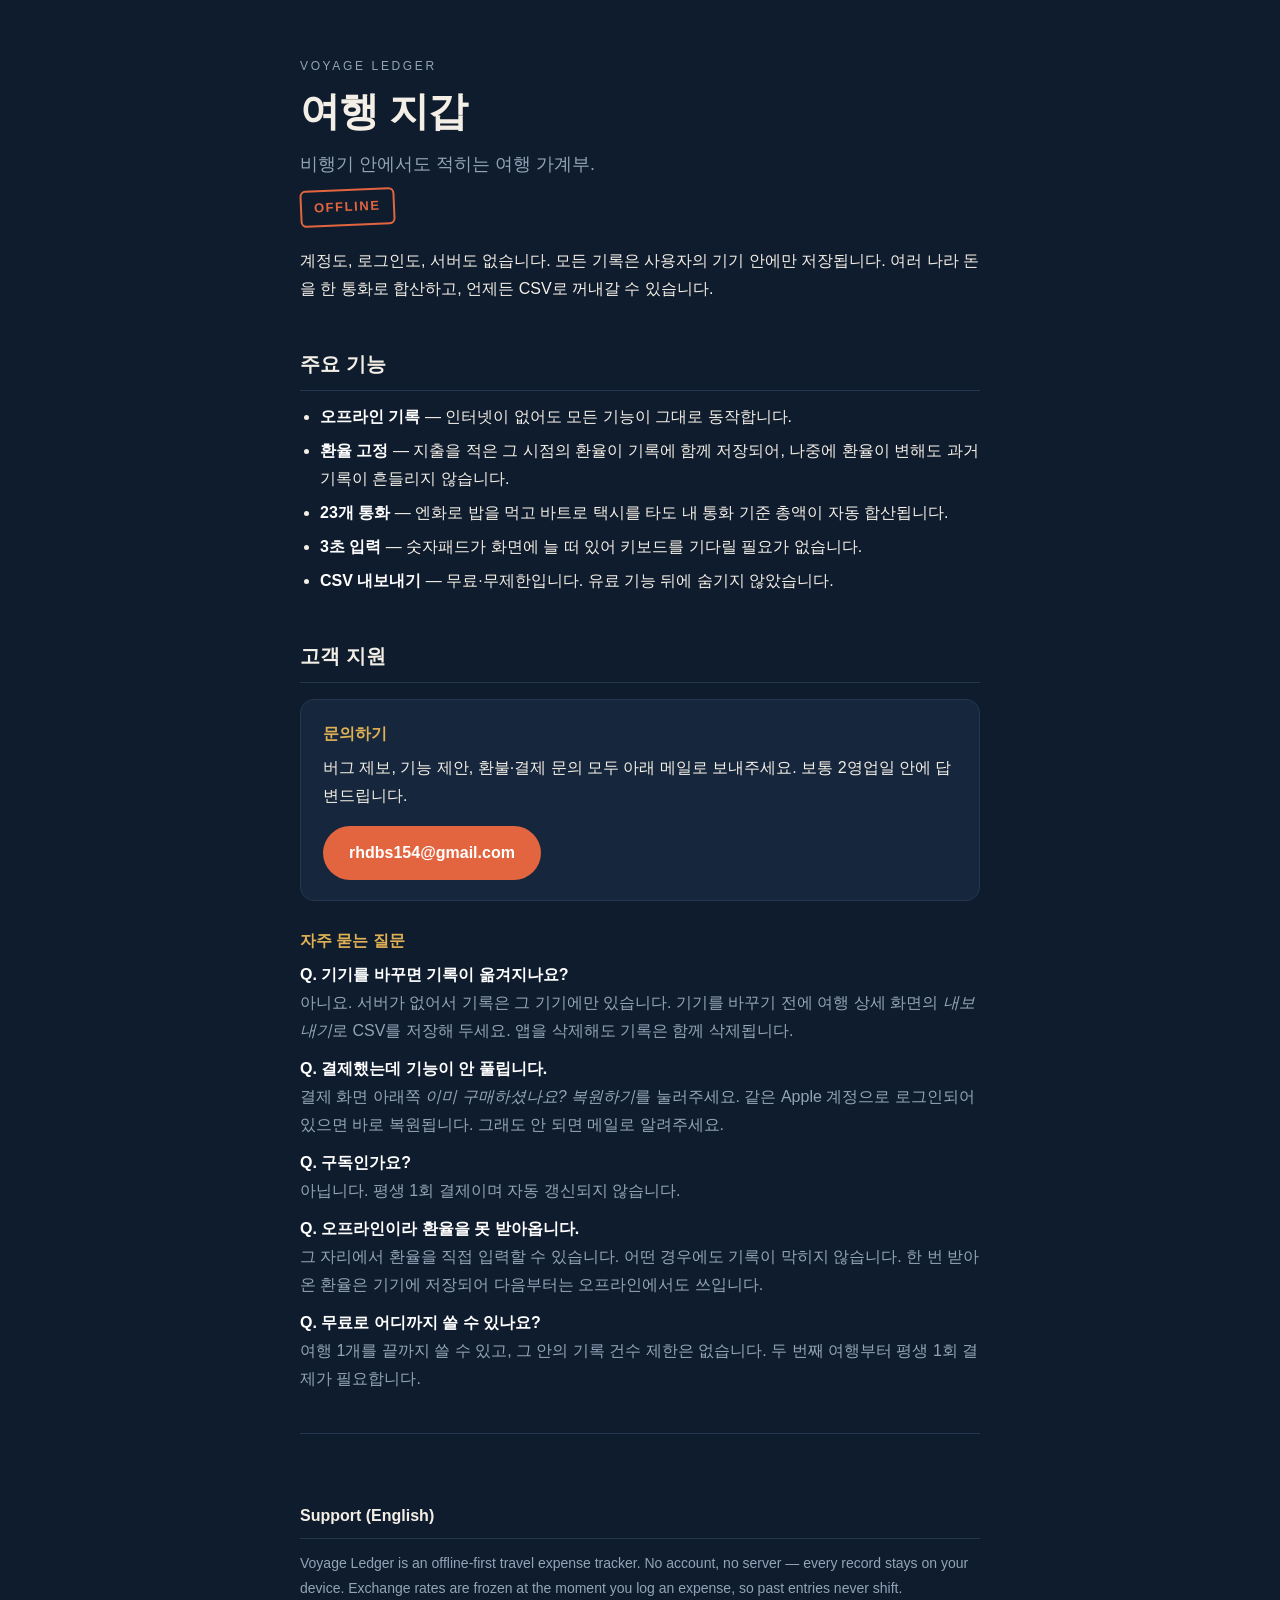
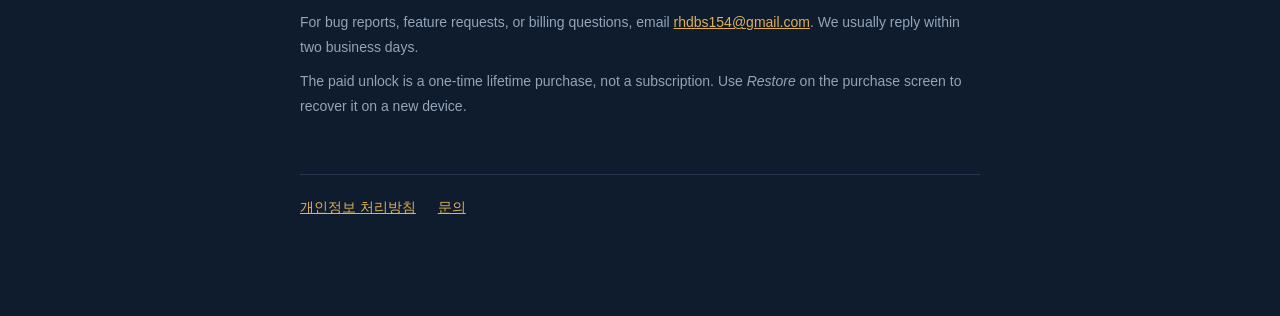
<file: index.html>
<!doctype html>
<html lang="ko">
<head>
<meta charset="utf-8">
<meta name="viewport" content="width=device-width, initial-scale=1">
<title>여행 지갑 — 오프라인 여행 가계부</title>
<meta name="description" content="계정도 서버도 없는 오프라인 여행 가계부. 비행기 안에서도 기록되고, 환율은 그 시점으로 고정됩니다.">
<link rel="stylesheet" href="style.css">
</head>
<body>
<div class="wrap">

  <div class="kicker">Voyage Ledger</div>
  <h1>여행 지갑</h1>
  <p class="lead">비행기 안에서도 적히는 여행 가계부.</p>
  <div class="stamp">OFFLINE</div>

  <p>계정도, 로그인도, 서버도 없습니다. 모든 기록은 사용자의 기기 안에만 저장됩니다.
     여러 나라 돈을 한 통화로 합산하고, 언제든 CSV로 꺼내갈 수 있습니다.</p>

  <h2>주요 기능</h2>
  <ul>
    <li><strong>오프라인 기록</strong> — 인터넷이 없어도 모든 기능이 그대로 동작합니다.</li>
    <li><strong>환율 고정</strong> — 지출을 적은 그 시점의 환율이 기록에 함께 저장되어, 나중에 환율이 변해도 과거 기록이 흔들리지 않습니다.</li>
    <li><strong>23개 통화</strong> — 엔화로 밥을 먹고 바트로 택시를 타도 내 통화 기준 총액이 자동 합산됩니다.</li>
    <li><strong>3초 입력</strong> — 숫자패드가 화면에 늘 떠 있어 키보드를 기다릴 필요가 없습니다.</li>
    <li><strong>CSV 내보내기</strong> — 무료·무제한입니다. 유료 기능 뒤에 숨기지 않았습니다.</li>
  </ul>

  <h2>고객 지원</h2>
  <div class="card">
    <h3>문의하기</h3>
    <p>버그 제보, 기능 제안, 환불·결제 문의 모두 아래 메일로 보내주세요.
       보통 2영업일 안에 답변드립니다.</p>
    <p><a class="mail" href="mailto:rhdbs154@gmail.com?subject=%5B%EC%97%AC%ED%96%89%20%EC%A7%80%EA%B0%91%5D%20%EB%AC%B8%EC%9D%98">rhdbs154@gmail.com</a></p>
  </div>

  <h3>자주 묻는 질문</h3>

  <p><strong>Q. 기기를 바꾸면 기록이 옮겨지나요?</strong><br>
  <span class="dim">아니요. 서버가 없어서 기록은 그 기기에만 있습니다. 기기를 바꾸기 전에
  여행 상세 화면의 <em>내보내기</em>로 CSV를 저장해 두세요. 앱을 삭제해도 기록은 함께 삭제됩니다.</span></p>

  <p><strong>Q. 결제했는데 기능이 안 풀립니다.</strong><br>
  <span class="dim">결제 화면 아래쪽 <em>이미 구매하셨나요? 복원하기</em>를 눌러주세요.
  같은 Apple 계정으로 로그인되어 있으면 바로 복원됩니다. 그래도 안 되면 메일로 알려주세요.</span></p>

  <p><strong>Q. 구독인가요?</strong><br>
  <span class="dim">아닙니다. 평생 1회 결제이며 자동 갱신되지 않습니다.</span></p>

  <p><strong>Q. 오프라인이라 환율을 못 받아옵니다.</strong><br>
  <span class="dim">그 자리에서 환율을 직접 입력할 수 있습니다. 어떤 경우에도 기록이 막히지 않습니다.
  한 번 받아온 환율은 기기에 저장되어 다음부터는 오프라인에서도 쓰입니다.</span></p>

  <p><strong>Q. 무료로 어디까지 쓸 수 있나요?</strong><br>
  <span class="dim">여행 1개를 끝까지 쓸 수 있고, 그 안의 기록 건수 제한은 없습니다.
  두 번째 여행부터 평생 1회 결제가 필요합니다.</span></p>

  <div class="en">
    <h2>Support (English)</h2>
    <p>Voyage Ledger is an offline-first travel expense tracker. No account, no server —
       every record stays on your device. Exchange rates are frozen at the moment you log
       an expense, so past entries never shift.</p>
    <p>For bug reports, feature requests, or billing questions, email
       <a href="mailto:rhdbs154@gmail.com">rhdbs154@gmail.com</a>. We usually reply within two business days.</p>
    <p>The paid unlock is a one-time lifetime purchase, not a subscription. Use
       <em>Restore</em> on the purchase screen to recover it on a new device.</p>
  </div>

  <div class="nav">
    <a href="privacy.html">개인정보 처리방침</a>
    <a href="mailto:rhdbs154@gmail.com">문의</a>
  </div>

</div>
</body>
</html>
</file>
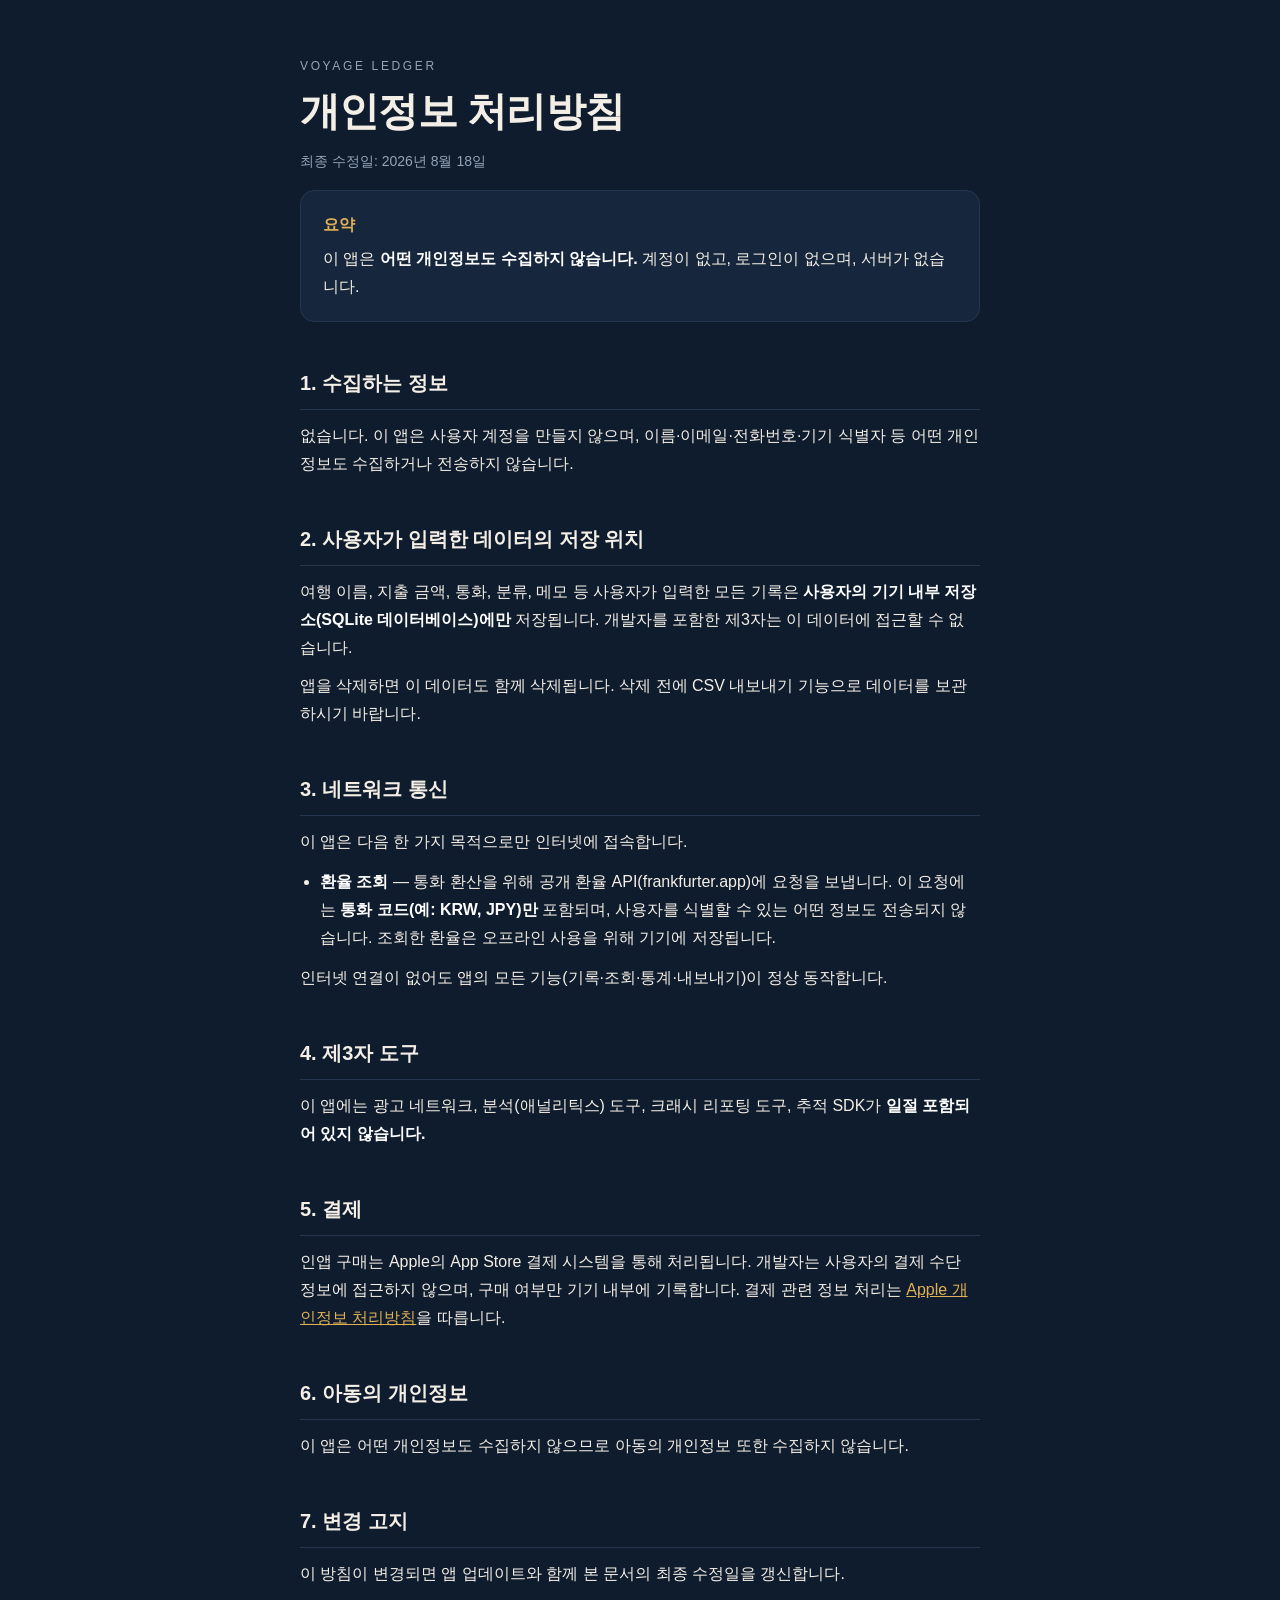
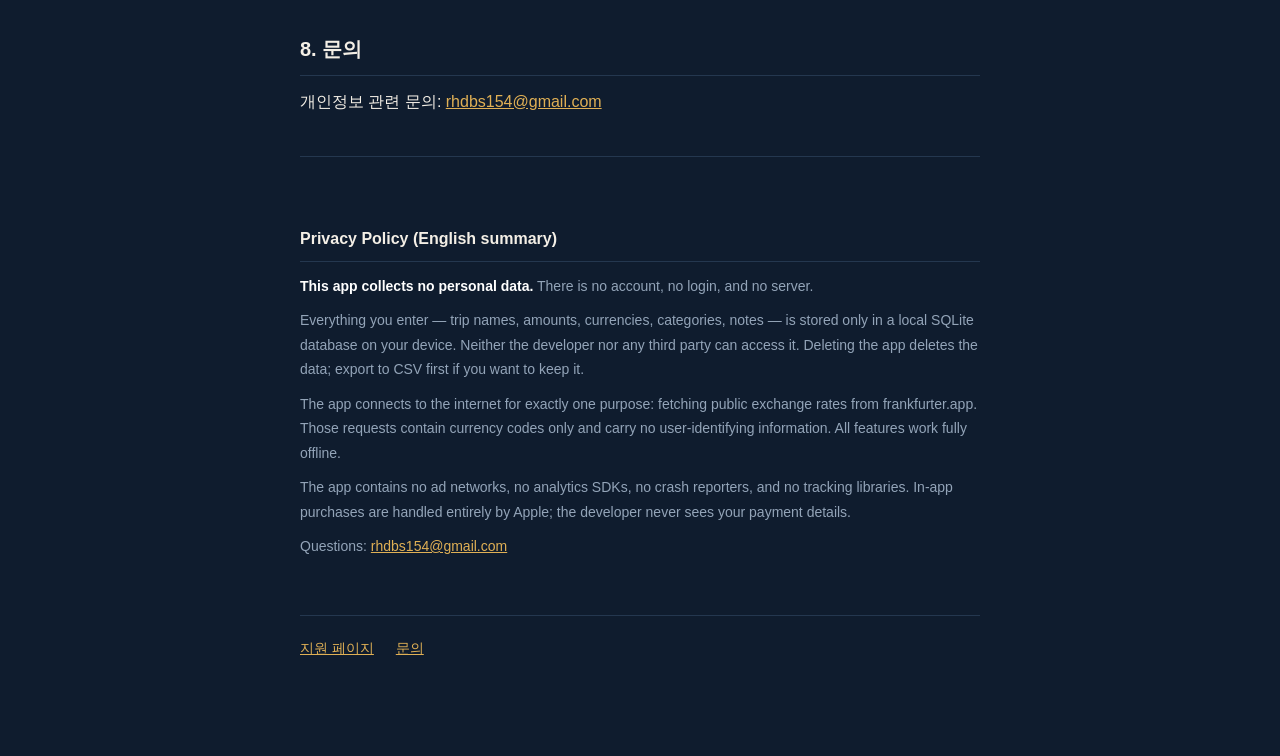
<file: privacy.html>
<!doctype html>
<html lang="ko">
<head>
<meta charset="utf-8">
<meta name="viewport" content="width=device-width, initial-scale=1">
<title>개인정보 처리방침 — 여행 지갑</title>
<meta name="description" content="여행 지갑(Voyage Ledger) 개인정보 처리방침. 이 앱은 어떤 개인정보도 수집하지 않습니다.">
<link rel="stylesheet" href="style.css">
</head>
<body>
<div class="wrap">

  <div class="kicker">Voyage Ledger</div>
  <h1>개인정보 처리방침</h1>
  <p class="small">최종 수정일: 2026년 8월 18일</p>

  <div class="card">
    <h3>요약</h3>
    <p>이 앱은 <strong>어떤 개인정보도 수집하지 않습니다.</strong>
       계정이 없고, 로그인이 없으며, 서버가 없습니다.</p>
  </div>

  <h2>1. 수집하는 정보</h2>
  <p>없습니다. 이 앱은 사용자 계정을 만들지 않으며, 이름·이메일·전화번호·기기 식별자 등
     어떤 개인정보도 수집하거나 전송하지 않습니다.</p>

  <h2>2. 사용자가 입력한 데이터의 저장 위치</h2>
  <p>여행 이름, 지출 금액, 통화, 분류, 메모 등 사용자가 입력한 모든 기록은
     <strong>사용자의 기기 내부 저장소(SQLite 데이터베이스)에만</strong> 저장됩니다.
     개발자를 포함한 제3자는 이 데이터에 접근할 수 없습니다.</p>
  <p>앱을 삭제하면 이 데이터도 함께 삭제됩니다. 삭제 전에 CSV 내보내기 기능으로
     데이터를 보관하시기 바랍니다.</p>

  <h2>3. 네트워크 통신</h2>
  <p>이 앱은 다음 한 가지 목적으로만 인터넷에 접속합니다.</p>
  <ul>
    <li><strong>환율 조회</strong> — 통화 환산을 위해 공개 환율 API(frankfurter.app)에 요청을 보냅니다.
        이 요청에는 <strong>통화 코드(예: KRW, JPY)만</strong> 포함되며, 사용자를 식별할 수 있는
        어떤 정보도 전송되지 않습니다. 조회한 환율은 오프라인 사용을 위해 기기에 저장됩니다.</li>
  </ul>
  <p>인터넷 연결이 없어도 앱의 모든 기능(기록·조회·통계·내보내기)이 정상 동작합니다.</p>

  <h2>4. 제3자 도구</h2>
  <p>이 앱에는 광고 네트워크, 분석(애널리틱스) 도구, 크래시 리포팅 도구, 추적 SDK가
     <strong>일절 포함되어 있지 않습니다.</strong></p>

  <h2>5. 결제</h2>
  <p>인앱 구매는 Apple의 App Store 결제 시스템을 통해 처리됩니다. 개발자는 사용자의 결제 수단
     정보에 접근하지 않으며, 구매 여부만 기기 내부에 기록합니다. 결제 관련 정보 처리는
     <a href="https://www.apple.com/kr/legal/privacy/">Apple 개인정보 처리방침</a>을 따릅니다.</p>

  <h2>6. 아동의 개인정보</h2>
  <p>이 앱은 어떤 개인정보도 수집하지 않으므로 아동의 개인정보 또한 수집하지 않습니다.</p>

  <h2>7. 변경 고지</h2>
  <p>이 방침이 변경되면 앱 업데이트와 함께 본 문서의 최종 수정일을 갱신합니다.</p>

  <h2>8. 문의</h2>
  <p>개인정보 관련 문의: <a href="mailto:rhdbs154@gmail.com">rhdbs154@gmail.com</a></p>

  <div class="en">
    <h2>Privacy Policy (English summary)</h2>
    <p><strong>This app collects no personal data.</strong> There is no account, no login, and no server.</p>
    <p>Everything you enter — trip names, amounts, currencies, categories, notes — is stored only in a
       local SQLite database on your device. Neither the developer nor any third party can access it.
       Deleting the app deletes the data; export to CSV first if you want to keep it.</p>
    <p>The app connects to the internet for exactly one purpose: fetching public exchange rates from
       frankfurter.app. Those requests contain currency codes only and carry no user-identifying
       information. All features work fully offline.</p>
    <p>The app contains no ad networks, no analytics SDKs, no crash reporters, and no tracking
       libraries. In-app purchases are handled entirely by Apple; the developer never sees your
       payment details.</p>
    <p>Questions: <a href="mailto:rhdbs154@gmail.com">rhdbs154@gmail.com</a></p>
  </div>

  <div class="nav">
    <a href="index.html">지원 페이지</a>
    <a href="mailto:rhdbs154@gmail.com">문의</a>
  </div>

</div>
</body>
</html>
</file>
<file: style.css>
:root {
  --ink: #0f1c2e;
  --card: #16273d;
  --line: #24374f;
  --text: #f4efe6;
  --dim: #93a4b8;
  --stamp: #e2653f;
  --gold: #e0b055;
}
* { box-sizing: border-box; margin: 0; padding: 0; }
body {
  background: var(--ink);
  color: var(--text);
  font-family: -apple-system, BlinkMacSystemFont, "Apple SD Gothic Neo", "Pretendard",
    "Noto Sans KR", "Segoe UI", sans-serif;
  line-height: 1.75;
  -webkit-text-size-adjust: 100%;
}
.wrap { max-width: 720px; margin: 0 auto; padding: 56px 20px 96px; }

.kicker {
  font-size: 12px; letter-spacing: .22em; color: var(--dim);
  text-transform: uppercase; margin-bottom: 10px;
}
h1 { font-size: 40px; line-height: 1.2; letter-spacing: -.02em; margin-bottom: 14px; }
h2 {
  font-size: 20px; margin: 44px 0 12px;
  padding-bottom: 8px; border-bottom: 1px solid var(--line);
}
h3 { font-size: 16px; margin: 26px 0 6px; color: var(--gold); }
p { margin-bottom: 12px; }
p + p { margin-top: -2px; }
ul { margin: 0 0 12px 20px; }
li { margin-bottom: 6px; }
a { color: var(--gold); }
strong { color: #fff; }
.lead { font-size: 18px; color: var(--dim); margin-bottom: 8px; }
.dim { color: var(--dim); }
.small { font-size: 14px; color: var(--dim); }

.stamp {
  display: inline-block; border: 2px solid var(--stamp); color: var(--stamp);
  border-radius: 6px; padding: 5px 12px; font-size: 13px; font-weight: 700;
  letter-spacing: .12em; transform: rotate(-2.5deg); margin-bottom: 22px;
}
.card {
  background: var(--card); border: 1px solid var(--line);
  border-radius: 14px; padding: 20px 22px; margin: 16px 0;
}
.card h3 { margin-top: 0; }
.card p:last-child { margin-bottom: 0; }

.mail {
  display: inline-block; background: var(--stamp); color: #fff;
  text-decoration: none; font-weight: 700;
  border-radius: 999px; padding: 13px 26px; margin-top: 6px;
}
.nav { margin-top: 56px; padding-top: 20px; border-top: 1px solid var(--line); font-size: 14px; }
.nav a { margin-right: 18px; }
.en { margin-top: 40px; padding-top: 24px; border-top: 1px solid var(--line); }
.en, .en p, .en li { font-size: 14px; color: var(--dim); }
.en h2 { font-size: 16px; color: var(--text); }

@media (max-width: 520px) {
  .wrap { padding: 40px 18px 72px; }
  h1 { font-size: 30px; }
}
</file>
